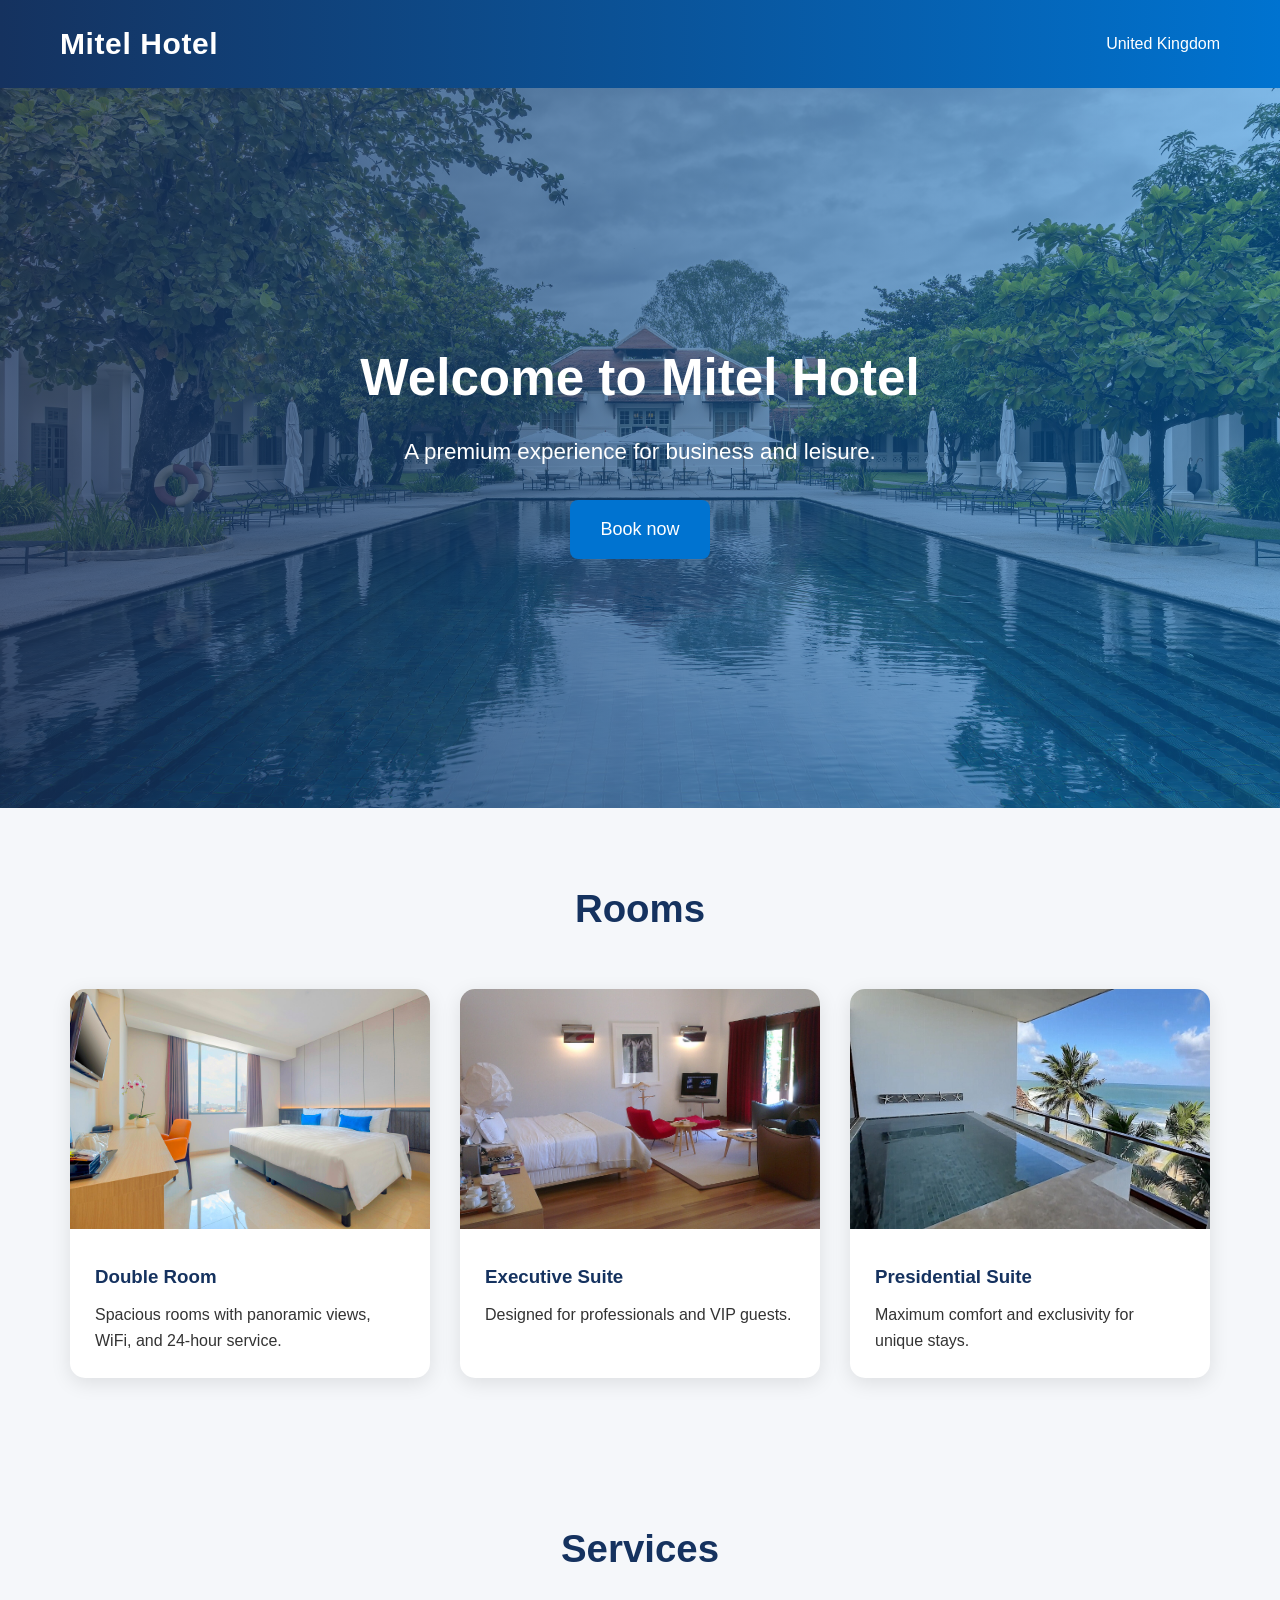
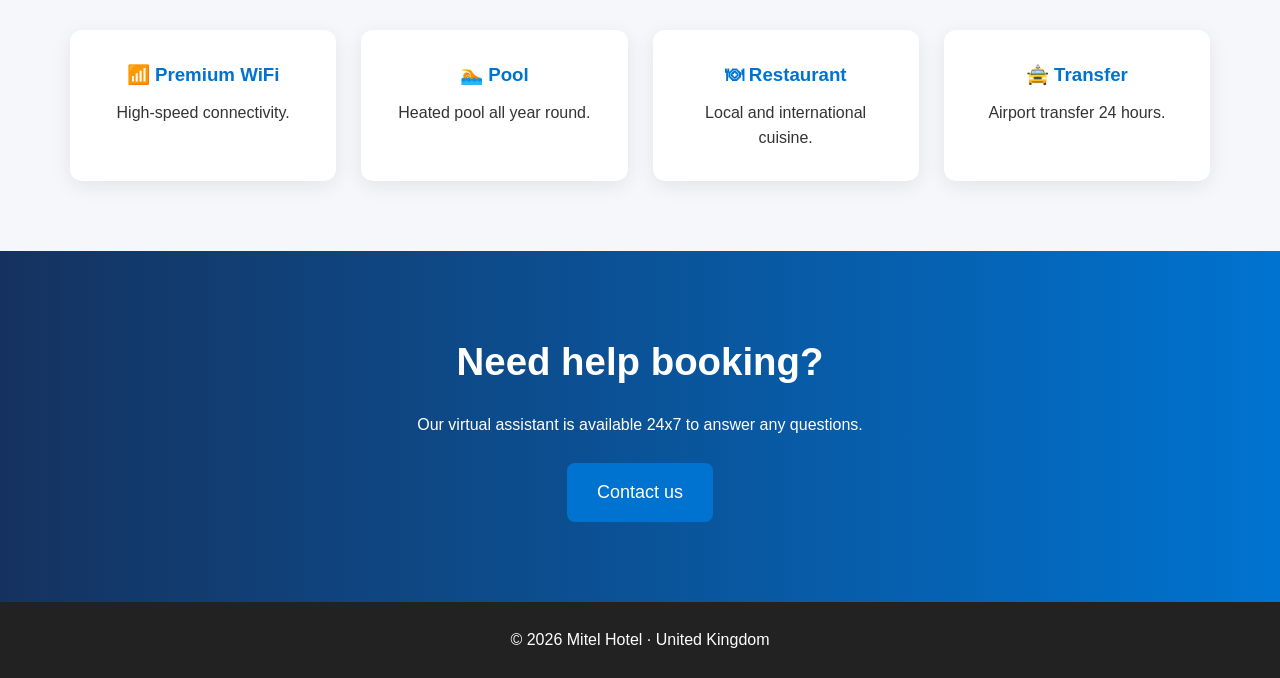
<file: hotel.html>
<!DOCTYPE html>
<html lang="es">

<head>
    <meta charset="UTF-8">
    <meta name="viewport" content="width=device-width, initial-scale=1.0">
    <title>Hotel Mitel</title>
    <link rel="stylesheet" href="css/styles.css">
</head>

<body data-page="hotel">

    <header>
        <div class="logo" data-i18n="logo">Hotel Mitel</div>
        <div data-i18n="location">Madrid · España</div>
    </header>

    <section class="hero" style="background-image: url('images/hotel/hotel.jpg');">
        <div class="hero-overlay">
            <div class="hero-content">
                <h1 data-i18n="heroTitle">Bienvenido a Hotel Mitel</h1>
                <p data-i18n="heroText">Una experiencia premium para negocios y ocio.</p>
                <a href="#" class="btn" data-i18n="heroButton">Reservar ahora</a>
            </div>
        </div>
    </section>

    <section class="section">
        <h2 class="section-title" data-i18n="roomsTitle">Habitaciones</h2>

        <div class="cards">

            <div class="card">
                <img src="images/hotel/room.jpg" alt="Habitación Doble" data-i18n="room1Alt">
                <div class="card-content">
                    <h3 data-i18n="room1Title">Habitación Doble</h3>
                    <p data-i18n="room1Text">
                        Amplias habitaciones con vistas panorámicas,
                        WiFi y servicio 24 horas.
                    </p>
                </div>
            </div>

            <div class="card">
                <img src="images/hotel/executive-suite.jpg" alt="Suite Ejecutiva" data-i18n="room2Alt">
                <div class="card-content">
                    <h3 data-i18n="room2Title">Suite Ejecutiva</h3>
                    <p data-i18n="room2Text">
                        Diseñada para profesionales y clientes VIP.
                    </p>
                </div>
            </div>

            <div class="card">
                <img src="images/hotel/presidential-suite.jpg" alt="Suite Presidencial" data-i18n="room3Alt">
                <div class="card-content">
                    <h3 data-i18n="room3Title">Suite Presidencial</h3>
                    <p data-i18n="room3Text">
                        Máximo confort y exclusividad para estancias únicas.
                    </p>
                </div>
            </div>

        </div>
    </section>

    <section class="section">

        <h2 class="section-title" data-i18n="servicesTitle">Servicios</h2>

        <div class="services">

            <div class="service">
                <h3 data-i18n="service1Title">📶 WiFi Premium</h3>
                <p data-i18n="service1Text">Conectividad de alta velocidad.</p>
            </div>

            <div class="service">
                <h3 data-i18n="service2Title">🏊 Piscina</h3>
                <p data-i18n="service2Text">Piscina climatizada todo el año.</p>
            </div>

            <div class="service">
                <h3 data-i18n="service3Title">🍽 Restaurante</h3>
                <p data-i18n="service3Text">Gastronomía local e internacional.</p>
            </div>

            <div class="service">
                <h3 data-i18n="service4Title">🚖 Transfer</h3>
                <p data-i18n="service4Text">Traslado al aeropuerto 24 horas.</p>
            </div>

        </div>

    </section>

    <section class="cta">

        <h2 data-i18n="ctaTitle">¿Necesitas ayuda para reservar?</h2>

        <p data-i18n="ctaText">
            Nuestro asistente virtual está disponible 24x7 para resolver
            cualquier consulta.
        </p>

        <br>

        <a href="#" class="btn" data-i18n="ctaButton">Contactar</a>

    </section>

    <footer data-i18n="footer">
        © 2026 Hotel Mitel · Madrid · España
    </footer>

    <!-- PEGAR AQUÍ EL WIDGET DE TALKATIVE -->
    <script>
        import(`https://eu.engage.app/api/ecs/v1/loader/fc1d13b3-a8ac-4f45-9d56-4a5da90d6025.js?path=${encodeURIComponent(window.location.toString())}&selectedVersion=${(new URLSearchParams(window.location.search)).get('ecsSelectedVersion') || ''}`)
    </script> 
    <script src="js/i18n.js"></script>

</body>

</html>
</file>
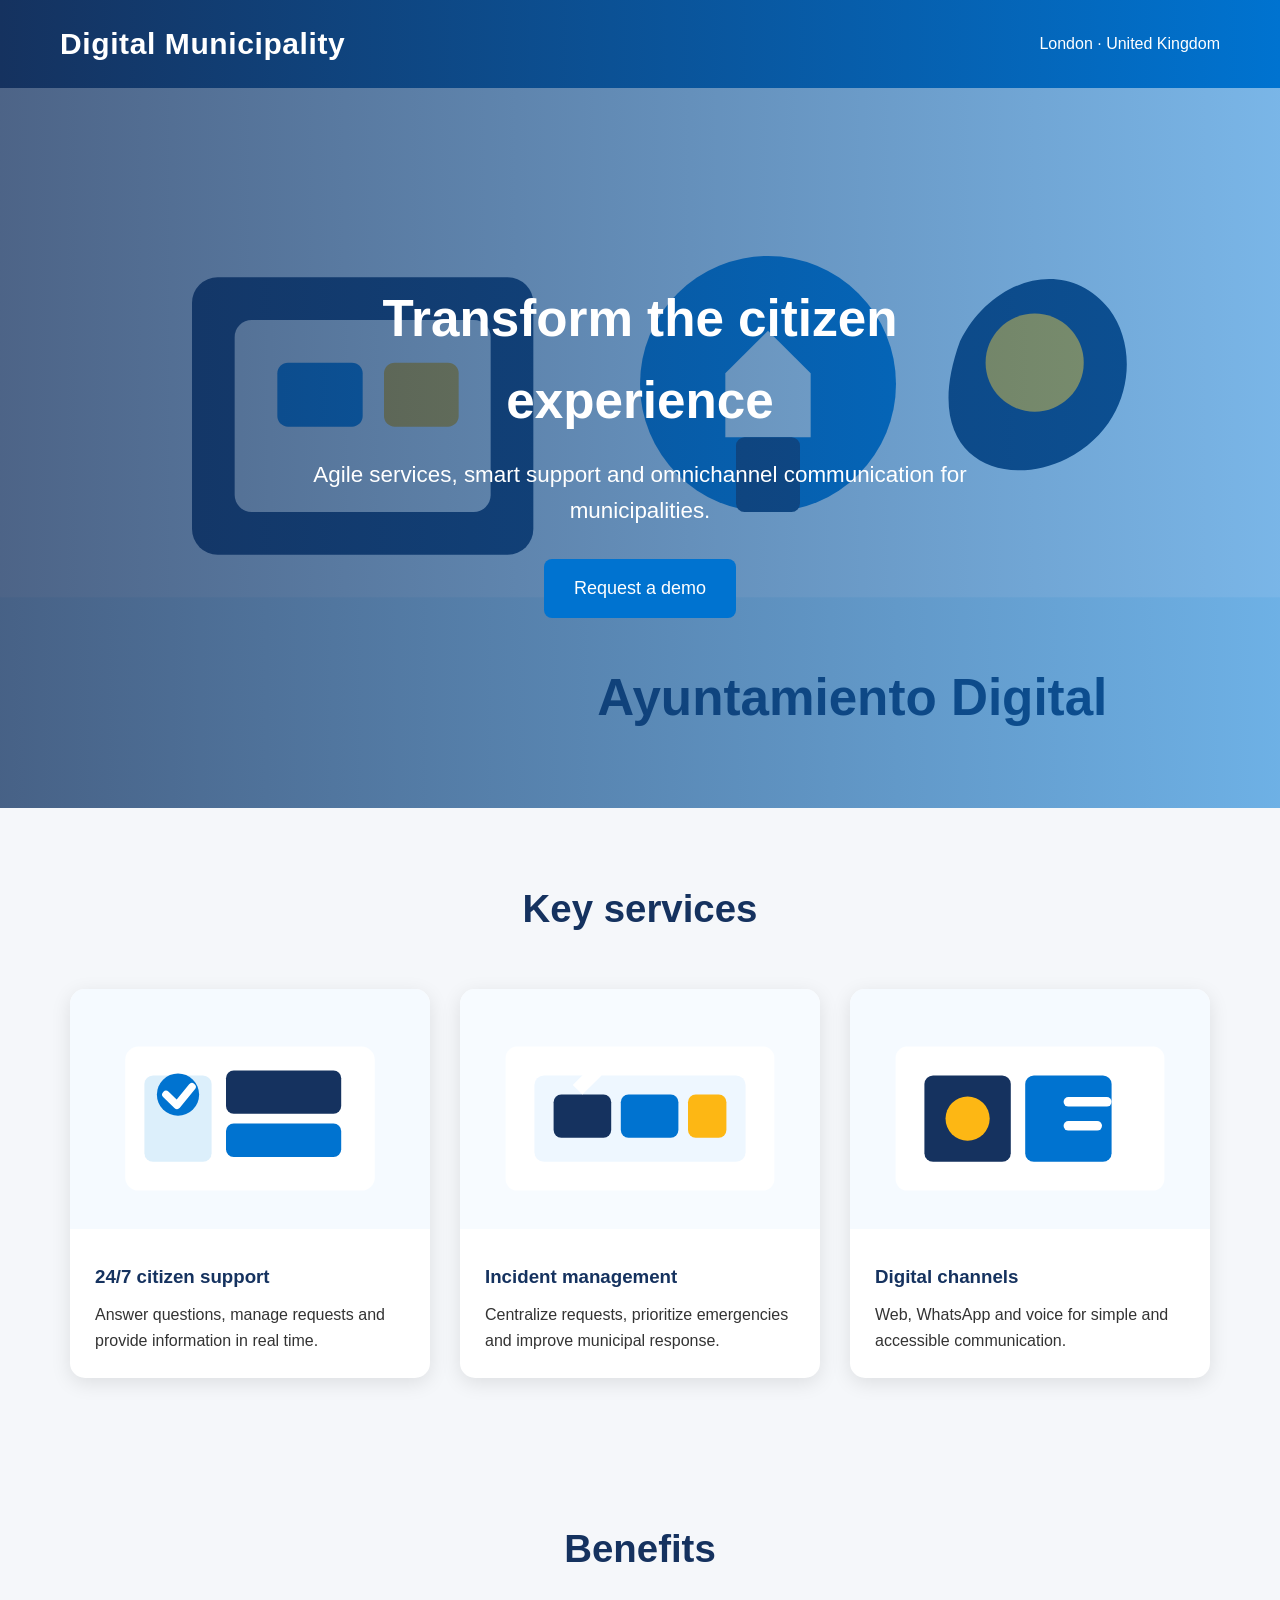
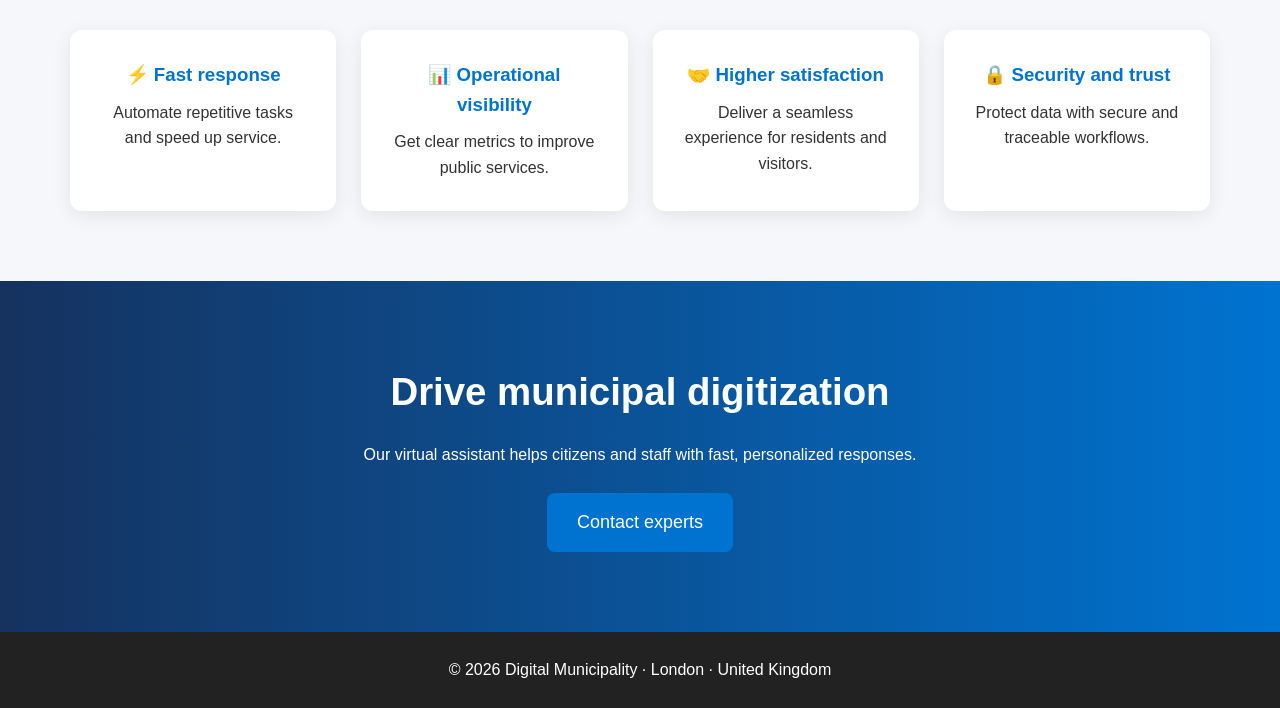
<file: municipality.html>
<!DOCTYPE html>
<html lang="es">

<head>
    <meta charset="UTF-8">
    <meta name="viewport" content="width=device-width, initial-scale=1.0">
    <title>Ayuntamientos Mitel</title>
    <link rel="stylesheet" href="css/styles.css">
</head>

<body data-page="municipality">

    <header>
        <div class="logo" data-i18n="logo">Ayuntamiento Digital</div>
        <div data-i18n="location">Madrid · España</div>
    </header>

    <section class="hero" style="background-image: url('images/municipality/hero.svg');">
        <div class="hero-overlay">
            <div class="hero-content">
                <h1 data-i18n="heroTitle">Transforma la experiencia ciudadana</h1>
                <p data-i18n="heroText">Servicios ágiles, atención inteligente y comunicación omnicanal para ayuntamientos.</p>
                <a href="#" class="btn" data-i18n="heroButton">Solicitar demo</a>
            </div>
        </div>
    </section>

    <section class="section">
        <h2 class="section-title" data-i18n="servicesTitle">Servicios clave</h2>

        <div class="cards">

            <div class="card">
                <img src="images/municipality/service-citizen.svg" alt="Atención ciudadana" data-i18n="service1Alt">
                <div class="card-content">
                    <h3 data-i18n="service1Title">Atención ciudadana 24/7</h3>
                    <p data-i18n="service1Text">
                        Responde consultas, gestiona trámites y ofrece información en tiempo real.
                    </p>
                </div>
            </div>

            <div class="card">
                <img src="images/municipality/service-incidents.svg" alt="Gestión de incidencias" data-i18n="service2Alt">
                <div class="card-content">
                    <h3 data-i18n="service2Title">Gestión de incidencias</h3>
                    <p data-i18n="service2Text">
                        Centraliza peticiones, prioriza urgencias y mejora la respuesta municipal.
                    </p>
                </div>
            </div>

            <div class="card">
                <img src="images/municipality/service-channels.svg" alt="Canales digitales" data-i18n="service3Alt">
                <div class="card-content">
                    <h3 data-i18n="service3Title">Canales digitales</h3>
                    <p data-i18n="service3Text">
                        Web, WhatsApp y voz para una comunicación sencilla y accesible.
                    </p>
                </div>
            </div>

        </div>
    </section>

    <section class="section">
        <h2 class="section-title" data-i18n="benefitsTitle">Beneficios</h2>

        <div class="services">
            <div class="service">
                <h3 data-i18n="benefit1Title">⚡ Respuesta rápida</h3>
                <p data-i18n="benefit1Text">Automatiza tareas repetitivas y acelera la atención.</p>
            </div>

            <div class="service">
                <h3 data-i18n="benefit2Title">📊 Visión operativa</h3>
                <p data-i18n="benefit2Text">Obtén métricas claras para mejorar los servicios públicos.</p>
            </div>

            <div class="service">
                <h3 data-i18n="benefit3Title">🤝 Mayor satisfacción</h3>
                <p data-i18n="benefit3Text">Ofrece una experiencia integral para vecinos y visitantes.</p>
            </div>

            <div class="service">
                <h3 data-i18n="benefit4Title">🔒 Seguridad y confianza</h3>
                <p data-i18n="benefit4Text">Protege los datos con flujos seguros y trazables.</p>
            </div>
        </div>
    </section>

    <section class="cta">
        <h2 data-i18n="ctaTitle">Impulsa la digitalización municipal</h2>
        <p data-i18n="ctaText">Nuestro asistente virtual ayuda a ciudadanos y funcionarios con respuestas rápidas y personalizadas.</p>
        <br>
        <a href="#" class="btn" data-i18n="ctaButton">Contactar con expertos</a>
    </section>

    <footer data-i18n="footer">© 2026 Ayuntamiento Digital · Madrid · España</footer>

    <script>
        import(`https://eu.engage.app/api/ecs/v1/loader/fc1d13b3-a8ac-4f45-9d56-4a5da90d6025.js?path=${encodeURIComponent(window.location.toString())}&selectedVersion=${(new URLSearchParams(window.location.search)).get('ecsSelectedVersion') || ''}`)
    </script>
    <script src="js/i18n.js"></script>

</body>

</html>
</file>
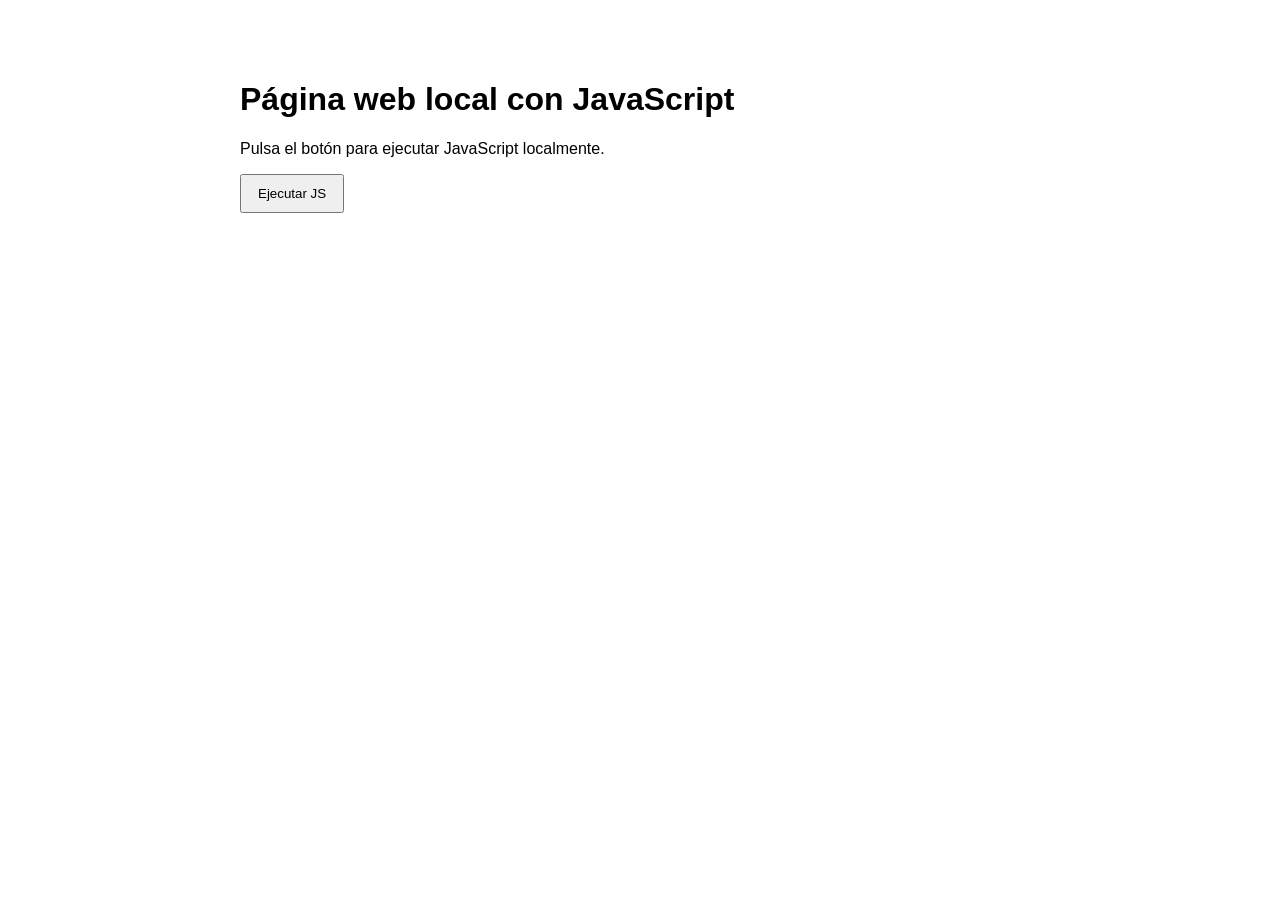
<file: web_local_javascript 1.html>
<!DOCTYPE html>
<html lang="es">
<head>
    <meta charset="UTF-8">
    <meta name="viewport" content="width=device-width, initial-scale=1.0">
    <title>Web Local JS</title>

    <style>
        body {
            font-family: Arial, sans-serif;
            max-width: 800px;
            margin: 40px auto;
            padding: 20px;
        }

        button {
            padding: 10px 16px;
            cursor: pointer;
        }

        #out {
            margin-top: 15px;
            font-weight: bold;
        }
    </style>
</head>

<body>
    <h1>Página web local con JavaScript</h1>

    <p>Pulsa el botón para ejecutar JavaScript localmente.</p>

    <button id="btnSaludo">
        Ejecutar JS
    </button>

    <div id="out"></div>

    <script>
        const boton = document.getElementById("btnSaludo");
        const salida = document.getElementById("out");

        boton.addEventListener("click", () => {
            salida.textContent =
                `JavaScript funcionando correctamente. Hora: ${new Date().toLocaleTimeString()}`;
        });
    </script>
    <script>
        import(`https://eu.engage.app/api/ecs/v1/loader/1cc9cc96-e572-4357-b645-b3f1b7cea843.js?path=${encodeURIComponent(window.location.origin+window.location.pathname)}&selectedVersion=${(new URLSearchParams(window.location.search)).get('ecsSelectedVersion') || ''}`)
    </script>
</body>
</html>
</file>
<file: css/styles.css>
:root {
    --mitel-dark-blue: #15325f;
    --mitel-mid-blue: #0073d0;
    --mitel-yellow: #fdb714;
    --mitel-blue: #003b71;
    --mitel-purple: #812cc4;
    --light-bg: #f5f7fa;
    --text-color: #333;
}

* {
    margin: 0;
    padding: 0;
    box-sizing: border-box;
}

body {
    font-family: "Segoe UI", Arial, sans-serif;
}

body.home-page {
    min-height: 100vh;
    display: flex;
    justify-content: center;
    align-items: center;
    background: linear-gradient(135deg, var(--mitel-dark-blue), var(--mitel-mid-blue));
}

body {
    background: var(--light-bg);
    color: var(--text-color);
    line-height: 1.6;
}

.home-page .container {
    text-align: center;
    background: white;
    padding: 60px;
    border-radius: 20px;
    box-shadow: 0 10px 30px rgba(0, 0, 0, 0.2);
    max-width: 600px;
    width: 90%;
}

.home-page h1 {
    color: var(--mitel-dark-blue);
    margin-bottom: 15px;
}

.home-page p {
    color: #666;
    margin-bottom: 40px;
}

.home-page .demo-button {
    display: inline-flex;
    align-items: center;
    gap: 10px;
    padding: 18px 36px;
    background: var(--mitel-mid-blue);
    color: white;
    text-decoration: none;
    border-radius: 10px;
    font-size: 18px;
    font-weight: 600;
    transition: 0.3s;
}

.home-page .demo-button .icon {
    width: 64px;
    height: 64px;
    flex-shrink: 0;
}

.home-page .demo-button:hover {
    transform: translateY(-2px);
    opacity: 0.9;
}

.lang-switcher {
    display: flex;
    justify-content: center;
    gap: 10px;
    margin-bottom: 24px;
}

.lang-btn {
    border: 1px solid var(--mitel-dark-blue);
    background: #f3f7fb;
    color: var(--mitel-dark-blue);
    padding: 8px 14px;
    border-radius: 999px;
    cursor: pointer;
    font-weight: 600;
    transition: all 0.2s ease;
}

.lang-btn:hover {
    background: #e8f0f8;
    transform: translateY(-1px);
}

.lang-btn.active {
    background: var(--mitel-dark-blue);
    color: white;
    box-shadow: 0 6px 16px rgba(0, 0, 0, 0.15);
}

.home-page .container {
    display: flex;
    flex-direction: column;
    align-items: center;
}

header {
    background: linear-gradient(90deg, var(--mitel-dark-blue), var(--mitel-mid-blue));
    color: white;
    padding: 20px 60px;
    display: flex;
    justify-content: space-between;
    align-items: center;
    flex-wrap: wrap;
    gap: 12px;
}

.logo {
    font-size: 30px;
    font-weight: 700;
    letter-spacing: 0.02em;
}

.hero {
    min-height: 80vh;
    background-size: cover;
    background-position: center;
    position: relative;
    display: flex;
    align-items: center;
    justify-content: center;
}

.hero-overlay {
    position: absolute;
    inset: 0;
    background: linear-gradient(90deg, rgba(21, 50, 95, 0.75), rgba(0, 115, 208, 0.5));
    display: flex;
    justify-content: center;
    align-items: center;
    text-align: center;
    color: white;
    padding: 24px;
}

.hero-content {
    max-width: 780px;
}

.hero-content h1 {
    font-size: clamp(2.2rem, 4vw, 4rem);
    margin-bottom: 15px;
}

.hero-content p {
    font-size: clamp(1.1rem, 2vw, 1.4rem);
    margin-bottom: 30px;
}

.btn {
    display: inline-block;
    background: var(--mitel-mid-blue);
    color: white;
    padding: 15px 30px;
    border: none;
    border-radius: 8px;
    font-size: 18px;
    text-decoration: none;
    transition: transform 0.2s ease, opacity 0.2s ease;
}

.btn:hover {
    transform: translateY(-2px);
    opacity: 0.95;
}

.section {
    max-width: 1200px;
    margin: auto;
    padding: 70px 30px;
}

.section-title {
    text-align: center;
    font-size: clamp(2rem, 3vw, 2.5rem);
    color: var(--mitel-dark-blue);
    margin-bottom: 50px;
}

.cards {
    display: grid;
    grid-template-columns: repeat(auto-fit, minmax(280px, 1fr));
    gap: 30px;
}

.card {
    background: white;
    border-radius: 15px;
    overflow: hidden;
    box-shadow: 0 5px 20px rgba(0, 0, 0, 0.1);
}

.card img {
    width: 100%;
    height: 240px;
    object-fit: cover;
}

.card-content {
    padding: 25px;
}

.card-content h3 {
    color: var(--mitel-dark-blue);
    margin-bottom: 10px;
}

.services {
    display: grid;
    grid-template-columns: repeat(auto-fit, minmax(220px, 1fr));
    gap: 25px;
}

.service {
    background: white;
    padding: 30px;
    border-radius: 12px;
    text-align: center;
    box-shadow: 0 5px 20px rgba(0, 0, 0, 0.08);
}

.service h3 {
    color: var(--mitel-mid-blue);
    margin-bottom: 10px;
}

.cta {
    background: linear-gradient(90deg, var(--mitel-dark-blue), var(--mitel-mid-blue));
    color: white;
    text-align: center;
    padding: 80px 30px;
}

.cta h2 {
    font-size: clamp(2rem, 3vw, 2.6rem);
    margin-bottom: 20px;
}

footer {
    background: #222;
    color: white;
    text-align: center;
    padding: 25px;
}

@media (max-width: 768px) {
    header {
        padding: 20px 24px;
    }

    .hero {
        min-height: 70vh;
    }

    .section {
        padding: 50px 20px;
    }
}
</file>
